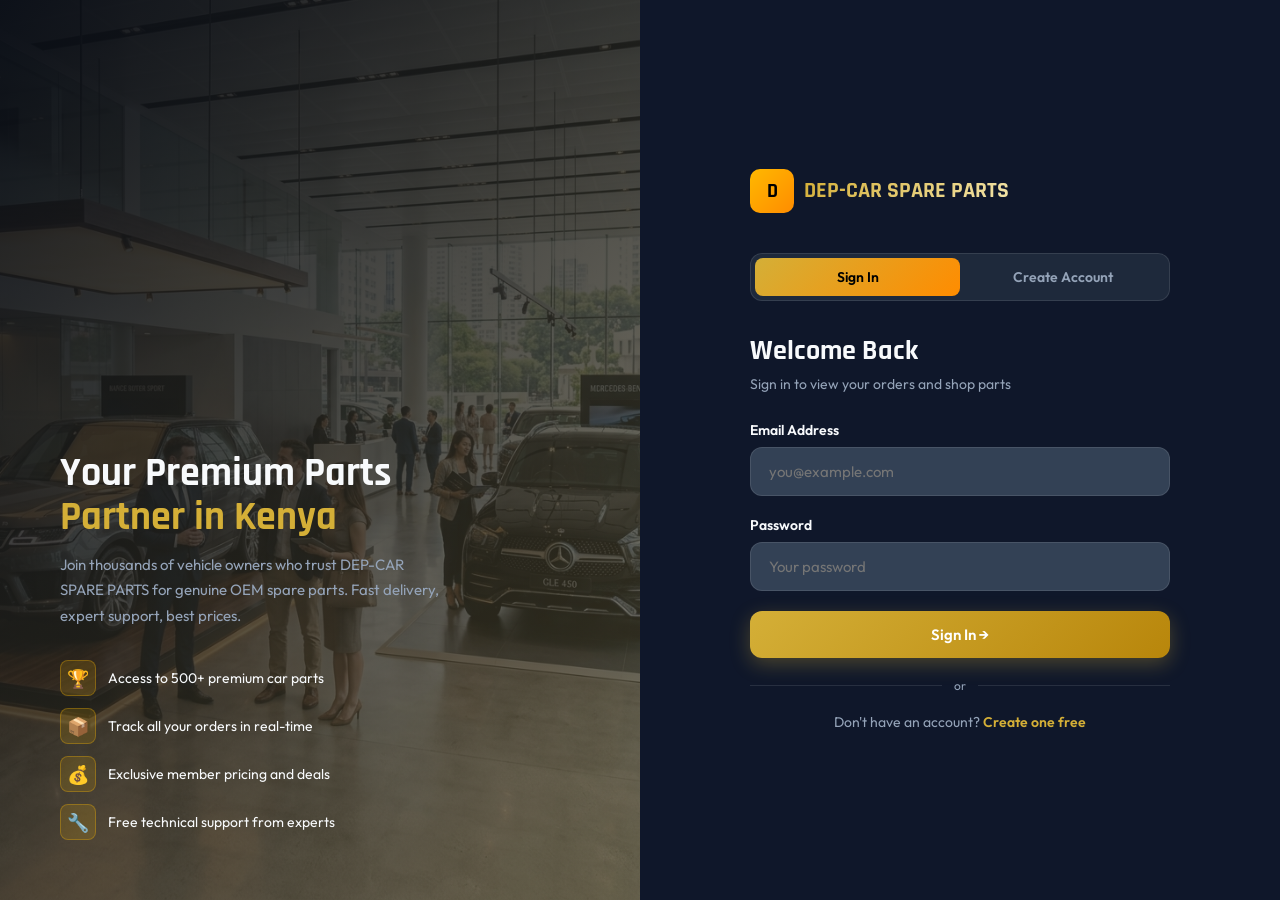
<file: auth.html>
<!DOCTYPE html>
<html lang="en">
<head>
<meta charset="UTF-8"/>
<meta name="viewport" content="width=device-width,initial-scale=1.0"/>
<title>Login / Register – DEP-CAR SPARE PARTS</title>
<link rel="stylesheet" href="css/style.css"/>
<link href="https://fonts.googleapis.com/css2?family=Outfit:wght@300;400;500;600;700;800;900&family=Rajdhani:wght@400;500;600;700&display=swap" rel="stylesheet"/>
<style>
.auth-page{min-height:100vh;display:grid;grid-template-columns:1fr 1fr;}
.auth-left{position:relative;overflow:hidden;background:var(--dark2);}
.auth-left img{width:100%;height:100%;object-fit:cover;opacity:.4;}
.auth-left-overlay{position:absolute;inset:0;background:linear-gradient(135deg,rgba(8,12,20,.9),rgba(255,184,0,.15));display:flex;flex-direction:column;justify-content:flex-end;padding:60px;}
.auth-left h2{font-family:'Rajdhani',sans-serif;font-size:40px;font-weight:700;margin-bottom:12px;line-height:1.1;}
.auth-left p{color:var(--muted);font-size:15px;line-height:1.7;max-width:380px;}
.auth-perks{margin-top:32px;display:flex;flex-direction:column;gap:12px;}
.auth-perk{display:flex;align-items:center;gap:12px;font-size:14px;color:var(--text);}
.auth-perk-icon{width:36px;height:36px;background:rgba(255,184,0,.15);border:1px solid rgba(255,184,0,.3);border-radius:8px;display:flex;align-items:center;justify-content:center;font-size:18px;flex-shrink:0;}
.auth-right{display:flex;align-items:center;justify-content:center;padding:80px 60px;background:var(--dark);}
.auth-box{width:100%;max-width:420px;}
.auth-logo{display:flex;align-items:center;gap:10px;margin-bottom:40px;text-decoration:none;}
.auth-logo-icon{width:44px;height:44px;background:linear-gradient(135deg,#FFB800,#FF8C00);border-radius:10px;display:flex;align-items:center;justify-content:center;font-weight:900;color:#000;font-size:20px;font-family:'Rajdhani',sans-serif;}
.auth-logo span{font-family:'Rajdhani',sans-serif;font-size:22px;font-weight:700;background:linear-gradient(135deg,var(--gold),var(--gold-light));-webkit-background-clip:text;-webkit-text-fill-color:transparent;}
.auth-tabs{display:flex;background:var(--card);border:1px solid var(--border);border-radius:12px;padding:4px;margin-bottom:32px;}
.auth-tab{flex:1;padding:10px;border:none;border-radius:8px;font-family:'Outfit',sans-serif;font-size:14px;font-weight:600;cursor:none;background:transparent;color:var(--muted);transition:all .3s;}
.auth-tab.active{background:linear-gradient(135deg,var(--gold),#FF8C00);color:#000;}
.name-row{display:grid;grid-template-columns:1fr 1fr;gap:12px;}
.divider{display:flex;align-items:center;gap:12px;margin:20px 0;}
.divider::before,.divider::after{content:'';flex:1;height:1px;background:var(--border);}
.divider span{font-size:12px;color:var(--muted);}
.strength-bar{height:4px;border-radius:2px;background:var(--dark3);margin-top:6px;overflow:hidden;}
.strength-fill{height:100%;border-radius:2px;transition:width .3s,background .3s;}
.strength-text{font-size:11px;margin-top:4px;}
@media(max-width:768px){.auth-page{grid-template-columns:1fr;}.auth-left{display:none;}.auth-right{padding:80px 24px;}}
</style>
</head>
<body>
<div id="pageTransition" class="page-transition"></div>

<div class="auth-page">
  <!-- LEFT PANEL -->
  <div class="auth-left">
    <img src="images/showroom_people.png" alt="DEP-TECH Showroom"/>
    <div class="auth-left-overlay">
      <h2>Your Premium Parts<br/><span style="color:var(--gold);">Partner in Kenya</span></h2>
      <p>Join thousands of vehicle owners who trust DEP-CAR SPARE PARTS for genuine OEM spare parts. Fast delivery, expert support, best prices.</p>
      <div class="auth-perks">
        <div class="auth-perk"><div class="auth-perk-icon">🏆</div><span>Access to 500+ premium car parts</span></div>
        <div class="auth-perk"><div class="auth-perk-icon">📦</div><span>Track all your orders in real-time</span></div>
        <div class="auth-perk"><div class="auth-perk-icon">💰</div><span>Exclusive member pricing and deals</span></div>
        <div class="auth-perk"><div class="auth-perk-icon">🔧</div><span>Free technical support from experts</span></div>
      </div>
    </div>
  </div>

  <!-- RIGHT PANEL -->
  <div class="auth-right">
    <div class="auth-box">
      <a href="index.html" class="auth-logo" onclick="event.preventDefault();navigate('index.html')">
        <div class="auth-logo-icon">D</div>
        <span>DEP-CAR SPARE PARTS</span>
      </a>

      <div class="auth-tabs">
        <button class="auth-tab active" id="tabLogin" onclick="switchTab('login')">Sign In</button>
        <button class="auth-tab" id="tabRegister" onclick="switchTab('register')">Create Account</button>
      </div>

      <!-- LOGIN FORM -->
      <div id="loginPanel">
        <h2 style="font-family:'Rajdhani',sans-serif;font-size:28px;margin-bottom:6px;">Welcome Back</h2>
        <p style="color:var(--muted);font-size:14px;margin-bottom:28px;">Sign in to view your orders and shop parts</p>
        <div id="loginError" style="display:none;background:rgba(255,59,59,.1);border:1px solid rgba(255,59,59,.3);border-radius:10px;padding:12px 16px;font-size:14px;color:#FF6B6B;margin-bottom:16px;"></div>
        <div class="form-group">
          <label class="form-label">Email Address</label>
          <input id="loginEmail" type="email" class="form-input" placeholder="you@example.com"/>
          <div class="form-error" id="loginEmailErr">Please enter a valid email</div>
        </div>
        <div class="form-group">
          <label class="form-label">Password</label>
          <input id="loginPass" type="password" class="form-input" placeholder="Your password"/>
          <div class="form-error" id="loginPassErr">Password is required</div>
        </div>
        <button class="btn btn-gold" style="width:100%;justify-content:center;padding:14px;" onclick="doLogin()">Sign In →</button>
        <div class="divider"><span>or</span></div>
        <p style="text-align:center;font-size:14px;color:var(--muted);">Don't have an account? <a href="#" onclick="switchTab('register')" style="color:var(--gold);text-decoration:none;font-weight:600;">Create one free</a></p>
      </div>

      <!-- REGISTER FORM -->
      <div id="registerPanel" style="display:none;">
        <h2 style="font-family:'Rajdhani',sans-serif;font-size:28px;margin-bottom:6px;">Create Account</h2>
        <p style="color:var(--muted);font-size:14px;margin-bottom:28px;">Join DEP-CAR SPARE PARTS and start shopping premium parts</p>
        <div id="regError" style="display:none;background:rgba(255,59,59,.1);border:1px solid rgba(255,59,59,.3);border-radius:10px;padding:12px 16px;font-size:14px;color:#FF6B6B;margin-bottom:16px;"></div>
        <div class="name-row">
          <div class="form-group">
            <label class="form-label">First Name</label>
            <input id="regFirst" type="text" class="form-input" placeholder="John"/>
            <div class="form-error" id="regFirstErr">Enter your first name</div>
          </div>
          <div class="form-group">
            <label class="form-label">Last Name</label>
            <input id="regLast" type="text" class="form-input" placeholder="Doe"/>
            <div class="form-error" id="regLastErr">Enter your last name</div>
          </div>
        </div>
        <div class="form-group">
          <label class="form-label">Email Address</label>
          <input id="regEmail" type="email" class="form-input" placeholder="you@example.com"/>
          <div class="form-error" id="regEmailErr">Enter a valid email address</div>
        </div>
        <div class="form-group">
          <label class="form-label">Password</label>
          <input id="regPass" type="password" class="form-input" placeholder="Min. 6 characters" oninput="checkStrength(this.value)"/>
          <div class="strength-bar"><div class="strength-fill" id="strengthFill" style="width:0%;background:var(--red);"></div></div>
          <div class="strength-text" id="strengthText" style="color:var(--muted);"></div>
          <div class="form-error" id="regPassErr">Password must be at least 6 characters</div>
        </div>
        <div class="form-group">
          <label class="form-label">Confirm Password</label>
          <input id="regPass2" type="password" class="form-input" placeholder="Repeat password"/>
          <div class="form-error" id="regPass2Err">Passwords do not match</div>
        </div>
        <button class="btn btn-gold" style="width:100%;justify-content:center;padding:14px;" onclick="doRegister()">Create Account →</button>
        <div class="divider"><span>or</span></div>
        <p style="text-align:center;font-size:14px;color:var(--muted);">Already have an account? <a href="#" onclick="switchTab('login')" style="color:var(--gold);text-decoration:none;font-weight:600;">Sign in</a></p>
      </div>
    </div>
  </div>
</div>

<script src="js/data.js"></script>
<script src="js/app.js"></script>
<script>
// If already logged in, redirect
if (getCurrentUser()) navigate('index.html');

// Check URL hash for register
if (window.location.hash === '#register') switchTab('register');

function switchTab(tab) {
  const isLogin = tab === 'login';
  document.getElementById('loginPanel').style.display = isLogin ? 'block' : 'none';
  document.getElementById('registerPanel').style.display = isLogin ? 'none' : 'block';
  document.getElementById('tabLogin').classList.toggle('active', isLogin);
  document.getElementById('tabRegister').classList.toggle('active', !isLogin);
}

function showErr(id, msg) {
  const el = document.getElementById(id);
  el.textContent = msg; el.classList.add('show');
}
function clearErr(id) { document.getElementById(id).classList.remove('show'); }

function validateEmail(e) { return /^[^\s@]+@[^\s@]+\.[^\s@]+$/.test(e); }

function doLogin() {
  const email = document.getElementById('loginEmail').value.trim();
  const pass = document.getElementById('loginPass').value;
  let ok = true;
  clearErr('loginEmailErr'); clearErr('loginPassErr');
  document.getElementById('loginError').style.display = 'none';
  if (!validateEmail(email)) { showErr('loginEmailErr','Please enter a valid email'); ok = false; }
  if (!pass) { showErr('loginPassErr','Password is required'); ok = false; }
  if (!ok) return;
  const result = login(email, pass);
  if (!result.ok) {
    const errEl = document.getElementById('loginError');
    errEl.textContent = result.msg; errEl.style.display = 'block';
  } else {
    showToast('Welcome back! Redirecting...', 'success');
    setTimeout(() => navigate('index.html'), 1000);
  }
}

function doRegister() {
  const first = document.getElementById('regFirst').value.trim();
  const last = document.getElementById('regLast').value.trim();
  const email = document.getElementById('regEmail').value.trim();
  const pass = document.getElementById('regPass').value;
  const pass2 = document.getElementById('regPass2').value;
  let ok = true;
  ['regFirstErr','regLastErr','regEmailErr','regPassErr','regPass2Err'].forEach(clearErr);
  document.getElementById('regError').style.display = 'none';
  if (!first || first.length < 2) { showErr('regFirstErr','First name must be at least 2 characters'); ok = false; }
  if (!last || last.length < 2) { showErr('regLastErr','Last name must be at least 2 characters'); ok = false; }
  if (!validateEmail(email)) { showErr('regEmailErr','Enter a valid email address'); ok = false; }
  if (pass.length < 6) { showErr('regPassErr','Password must be at least 6 characters'); ok = false; }
  if (pass !== pass2) { showErr('regPass2Err','Passwords do not match'); ok = false; }
  if (!ok) return;
  const result = register(first, last, email, pass);
  if (!result.ok) {
    const errEl = document.getElementById('regError');
    errEl.textContent = result.msg; errEl.style.display = 'block';
  } else {
    showToast('Account created! Welcome to DEP-CAR SPARE PARTS!', 'success');
    setTimeout(() => navigate('index.html'), 1200);
  }
}

function checkStrength(val) {
  const fill = document.getElementById('strengthFill');
  const text = document.getElementById('strengthText');
  let score = 0;
  if (val.length >= 6) score++;
  if (val.length >= 10) score++;
  if (/[A-Z]/.test(val)) score++;
  if (/[0-9]/.test(val)) score++;
  if (/[^A-Za-z0-9]/.test(val)) score++;
  const pct = (score / 5) * 100;
  const colors = ['#FF3B3B','#FF8C00','#FFB800','#8BC34A','#00C853'];
  const labels = ['Very Weak','Weak','Fair','Strong','Very Strong'];
  fill.style.width = pct + '%';
  fill.style.background = colors[score - 1] || '#FF3B3B';
  text.textContent = val ? labels[score - 1] || '' : '';
  text.style.color = colors[score - 1] || 'var(--muted)';
}
</script>
</body>
</html>
</file>
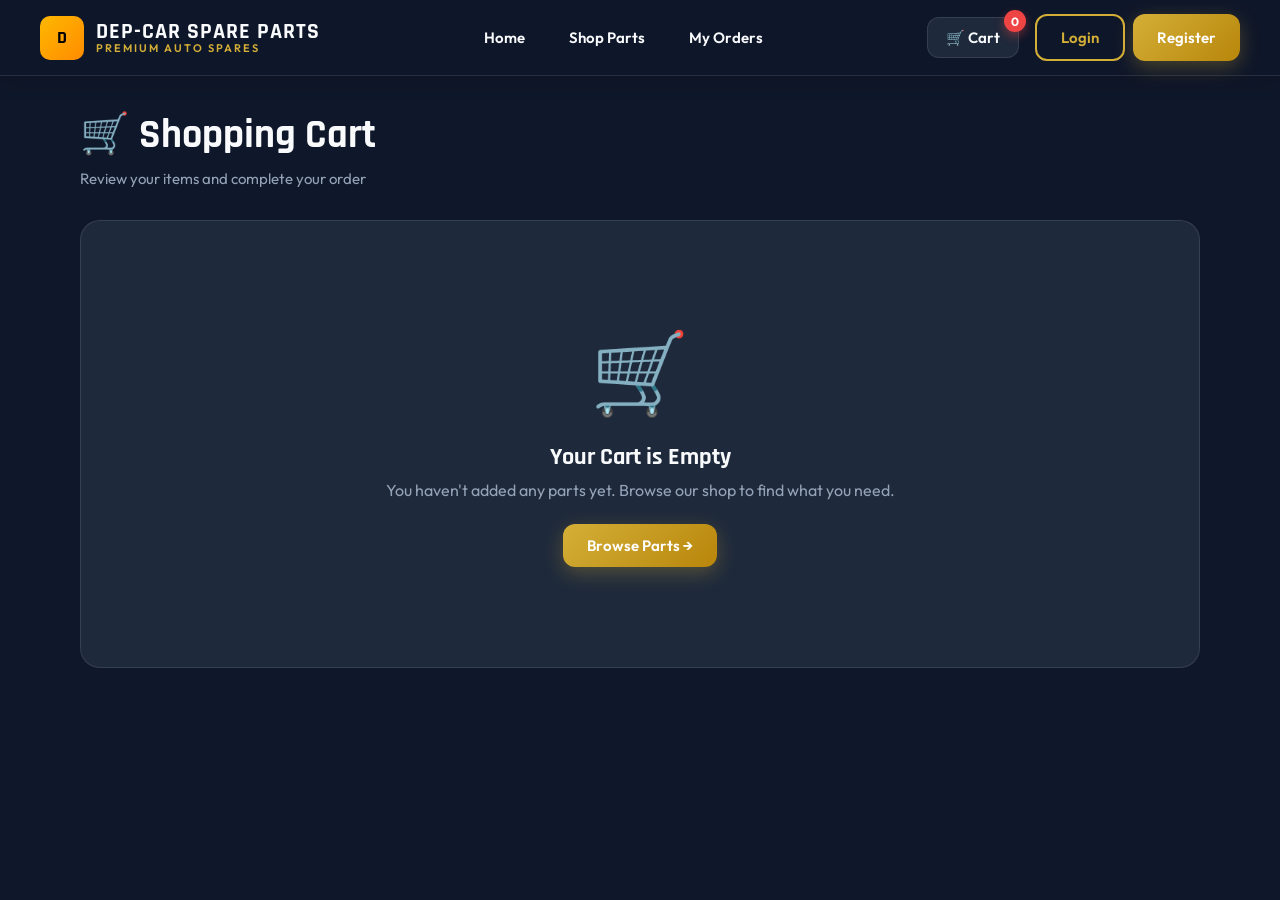
<file: cart.html>
<!DOCTYPE html>
<html lang="en">
<head>
<meta charset="UTF-8"/>
<meta name="viewport" content="width=device-width,initial-scale=1.0"/>
<title>Cart & Checkout – DEP-CAR SPARE PARTS</title>
<link rel="stylesheet" href="css/style.css"/>
<link href="https://fonts.googleapis.com/css2?family=Outfit:wght@300;400;500;600;700;800;900&family=Rajdhani:wght@400;500;600;700&display=swap" rel="stylesheet"/>
<style>
.cart-page{padding:110px 80px 80px;min-height:100vh;}
.cart-layout{display:grid;grid-template-columns:1fr 360px;gap:32px;align-items:start;}
.page-title{font-family:'Rajdhani',sans-serif;font-size:40px;font-weight:700;margin-bottom:8px;}
.page-subtitle{color:var(--muted);font-size:15px;margin-bottom:32px;}
.empty-cart{text-align:center;padding:100px 20px;background:var(--card);border:1px solid var(--border);border-radius:20px;}
.empty-cart .icon{font-size:80px;margin-bottom:20px;}
.empty-cart h3{font-size:24px;font-family:'Rajdhani',sans-serif;margin-bottom:8px;}
.empty-cart p{color:var(--muted);margin-bottom:24px;}
.checkout-section{margin-top:24px;padding-top:24px;border-top:1px solid var(--border);}
.checkout-section h3{font-family:'Rajdhani',sans-serif;font-size:20px;margin-bottom:20px;}
.promo-row{display:flex;gap:8px;}
.promo-row input{flex:1;}
.promo-row button{white-space:nowrap;}
.success-overlay{position:fixed;inset:0;z-index:9999;background:rgba(0,0,0,.9);display:flex;align-items:center;justify-content:center;opacity:0;pointer-events:none;transition:opacity .3s;}
.success-overlay.show{opacity:1;pointer-events:all;}
.success-box{background:var(--card);border:1px solid rgba(0,200,83,.4);border-radius:24px;padding:50px;text-align:center;max-width:480px;width:90%;transform:scale(.9);transition:transform .4s cubic-bezier(.175,.885,.32,1.275);}
.success-overlay.show .success-box{transform:scale(1);}
.success-icon{font-size:72px;margin-bottom:20px;display:block;animation:popIn .6s .3s both;}
@keyframes popIn{from{transform:scale(0)rotate(-30deg);}to{transform:scale(1)rotate(0deg);}}
.success-box h2{font-family:'Rajdhani',sans-serif;font-size:36px;color:var(--green);margin-bottom:8px;}
.success-box p{color:var(--muted);margin-bottom:24px;line-height:1.7;}
.order-id-badge{background:rgba(0,200,83,.1);border:1px solid rgba(0,200,83,.3);border-radius:10px;padding:12px 20px;font-family:'Rajdhani',sans-serif;font-size:20px;color:var(--green);margin-bottom:24px;display:inline-block;}
@media(max-width:1024px){.cart-layout{grid-template-columns:1fr;}.cart-page{padding:100px 30px 60px;}}
@media(max-width:600px){.cart-page{padding:100px 16px 60px;}}
</style>
</head>
<body>
<div id="pageTransition" class="page-transition"></div>

<!-- SUCCESS OVERLAY -->
<div class="success-overlay" id="successOverlay">
  <div class="success-box">
    <span class="success-icon">✅</span>
    <h2>Order Placed!</h2>
    <p>Thank you for your order. Our team will contact you shortly to confirm delivery details.</p>
    <div class="order-id-badge" id="successOrderId">DEP-XXXXXXXX</div>
    <div style="display:flex;gap:12px;justify-content:center;flex-wrap:wrap;">
      <a href="orders.html" class="btn btn-gold" onclick="event.preventDefault();navigate('orders.html')">View My Orders</a>
      <a href="shop.html" class="btn btn-outline" onclick="event.preventDefault();navigate('shop.html')">Continue Shopping</a>
    </div>
  </div>
</div>

<!-- NAVBAR -->
<nav class="navbar">
  <a href="index.html" class="nav-logo" onclick="event.preventDefault();navigate('index.html')">
    <div style="width:44px;height:44px;background:linear-gradient(135deg,#FFB800,#FF8C00);border-radius:10px;display:flex;align-items:center;justify-content:center;font-weight:900;color:#000;font-size:18px;font-family:'Rajdhani',sans-serif;">D</div>
    <div class="nav-logo-text"><span>DEP-CAR SPARE PARTS</span><span>Premium Auto Spares</span></div>
  </a>
  <div class="nav-links">
    <a href="index.html" onclick="event.preventDefault();navigate('index.html')">Home</a>
    <a href="shop.html" onclick="event.preventDefault();navigate('shop.html')">Shop Parts</a>
    <a href="orders.html" onclick="event.preventDefault();navigate('orders.html')">My Orders</a>
  </div>
  <div class="nav-actions">
    <a href="cart.html" class="cart-btn active" onclick="event.preventDefault();">🛒 Cart <span class="cart-count">0</span></a>
    <div id="authBtns" style="display:flex;gap:8px;">
      <a href="auth.html" class="btn btn-outline" onclick="event.preventDefault();navigate('auth.html')">Login</a>
      <a href="auth.html" class="btn btn-gold" onclick="event.preventDefault();navigate('auth.html')">Register</a>
    </div>
    <div id="userMenu" style="display:none;align-items:center;gap:12px;">
      <span id="userGreet" style="font-size:14px;color:var(--muted);"></span>
      <button class="btn btn-outline" onclick="logout()" style="font-size:13px;padding:8px 16px;">Logout</button>
    </div>
  </div>
</nav>

<div class="cart-page">
  <h1 class="page-title">🛒 Shopping Cart</h1>
  <p class="page-subtitle">Review your items and complete your order</p>

  <div id="cartContent"></div>
</div>

<script src="js/data.js"></script>
<script src="js/app.js"></script>
<script>
function renderCart() {
  const cart = getCart();
  const cu = getCurrentUser();
  const el = document.getElementById('cartContent');

  if (!cart.length) {
    el.innerHTML = `<div class="empty-cart">
      <div class="icon">🛒</div>
      <h3>Your Cart is Empty</h3>
      <p>You haven't added any parts yet. Browse our shop to find what you need.</p>
      <a href="shop.html" class="btn btn-gold" onclick="event.preventDefault();navigate('shop.html')">Browse Parts →</a>
    </div>`;
    return;
  }

  const total = getCartTotal();
  const delivery = total > 50000 ? 0 : 3500;
  const grandTotal = total + delivery;

  el.innerHTML = `
  <div class="cart-layout">
    <div>
      <div id="cartItems"></div>
      <div style="display:flex;justify-content:space-between;margin-top:20px;">
        <a href="shop.html" class="btn btn-dark" onclick="event.preventDefault();navigate('shop.html')">← Continue Shopping</a>
        <button class="btn btn-outline" onclick="clearCartConfirm()" style="color:var(--red);border-color:var(--red);">🗑 Clear Cart</button>
      </div>
    </div>
    <div>
      <div class="order-summary">
        <h3>Order Summary</h3>
        <div class="summary-row"><span>Subtotal (${cart.reduce((s,i)=>s+i.qty,0)} items)</span><span>${formatKES(total)}</span></div>
        <div class="summary-row"><span>Delivery</span><span style="color:${delivery===0?'var(--green)':'var(--text)'}">${delivery===0?'FREE ✅':formatKES(delivery)}</span></div>
        ${delivery>0?'<div style="font-size:12px;color:var(--muted);margin-bottom:12px;">Add KSh '+formatKES(50000-total)+' more for FREE delivery</div>':''}
        <div class="summary-row total"><span>Total</span><span>${formatKES(grandTotal)}</span></div>

        <div class="checkout-section">
          <h3>Delivery Details</h3>
          ${!cu ? `<div style="background:rgba(255,184,0,.1);border:1px solid rgba(255,184,0,.3);border-radius:10px;padding:16px;font-size:14px;margin-bottom:16px;">
            <strong style="color:var(--gold);">⚠️ Login Required</strong><br/>
            <span style="color:var(--muted);">Please login to complete your order.</span><br/>
            <a href="auth.html" class="btn btn-gold" style="margin-top:12px;font-size:13px;" onclick="event.preventDefault();navigate('auth.html')">Login / Register</a>
          </div>` : ''}
          <div class="form-group">
            <label class="form-label">📍 Delivery Location</label>
            <input id="checkoutLocation" class="form-input" type="text" placeholder="e.g. Westlands, Nairobi" value="${cu?.location||''}"/>
          </div>
          <div class="form-group">
            <label class="form-label">📞 Phone Number</label>
            <input id="checkoutPhone" class="form-input" type="tel" placeholder="e.g. +254 700 000 000" value="${cu?.phone||''}"/>
          </div>
          <div class="form-group">
            <label class="form-label">📝 Special Instructions (Optional)</label>
            <input id="checkoutNotes" class="form-input" type="text" placeholder="e.g. Call before delivery"/>
          </div>
          <button class="btn btn-gold" style="width:100%;justify-content:center;padding:16px;font-size:16px;margin-top:8px;" onclick="doCheckout()">
            ✅ Place Order – ${formatKES(grandTotal)}
          </button>
          <p style="text-align:center;font-size:12px;color:var(--muted);margin-top:12px;">🔒 Secure checkout · M-Pesa & Bank Transfer accepted</p>
        </div>
      </div>
    </div>
  </div>`;

  // Render cart items
  document.getElementById('cartItems').innerHTML = cart.map(item => `
    <div class="cart-item" id="cartItem_${item.id}">
      <img class="cart-item-img" src="${item.img}" alt="${item.name}" onerror="this.src='https://images.unsplash.com/photo-1486262715619-67b85e0b08d3?w=200&q=80'"/>
      <div class="cart-item-info">
        <div class="cart-item-name">${item.name}</div>
        <div class="cart-item-car">${item.carName} · ${item.category}</div>
        <div class="cart-item-price" style="margin-top:6px;">${formatKES(item.price * item.qty)}</div>
        <div style="font-size:12px;color:var(--muted);">${formatKES(item.price)} each</div>
      </div>
      <div style="display:flex;flex-direction:column;align-items:flex-end;gap:12px;">
        <div class="qty-control">
          <button class="qty-btn" onclick="changeQty(${item.id},-1)">−</button>
          <span class="qty-num">${item.qty}</span>
          <button class="qty-btn" onclick="changeQty(${item.id},1)">+</button>
        </div>
        <button class="remove-btn" onclick="removeItem(${item.id})" title="Remove">🗑</button>
      </div>
    </div>`).join('');
}

function changeQty(id, delta) { updateQty(id, delta); renderCart(); }
function removeItem(id) { removeFromCart(id); renderCart(); showToast('Item removed from cart', 'info'); }
function clearCartConfirm() {
  if (confirm('Remove all items from cart?')) { saveCart([]); renderCart(); }
}

function doCheckout() {
  const cu = getCurrentUser();
  if (!cu) { showToast('Please login to place an order', 'error'); setTimeout(()=>navigate('auth.html'),1200); return; }
  const location = document.getElementById('checkoutLocation').value.trim();
  const phone = document.getElementById('checkoutPhone').value.trim();
  if (!location) { showToast('Please enter your delivery location', 'error'); return; }
  if (!phone) { showToast('Please enter your phone number', 'error'); return; }
  // Save profile updates
  updateProfile({ location, phone });
  const order = placeOrder(location, phone);
  if (order) {
    document.getElementById('successOrderId').textContent = order.id;
    document.getElementById('successOverlay').classList.add('show');
  }
}

renderCart();
</script>
</body>
</html>
</file>
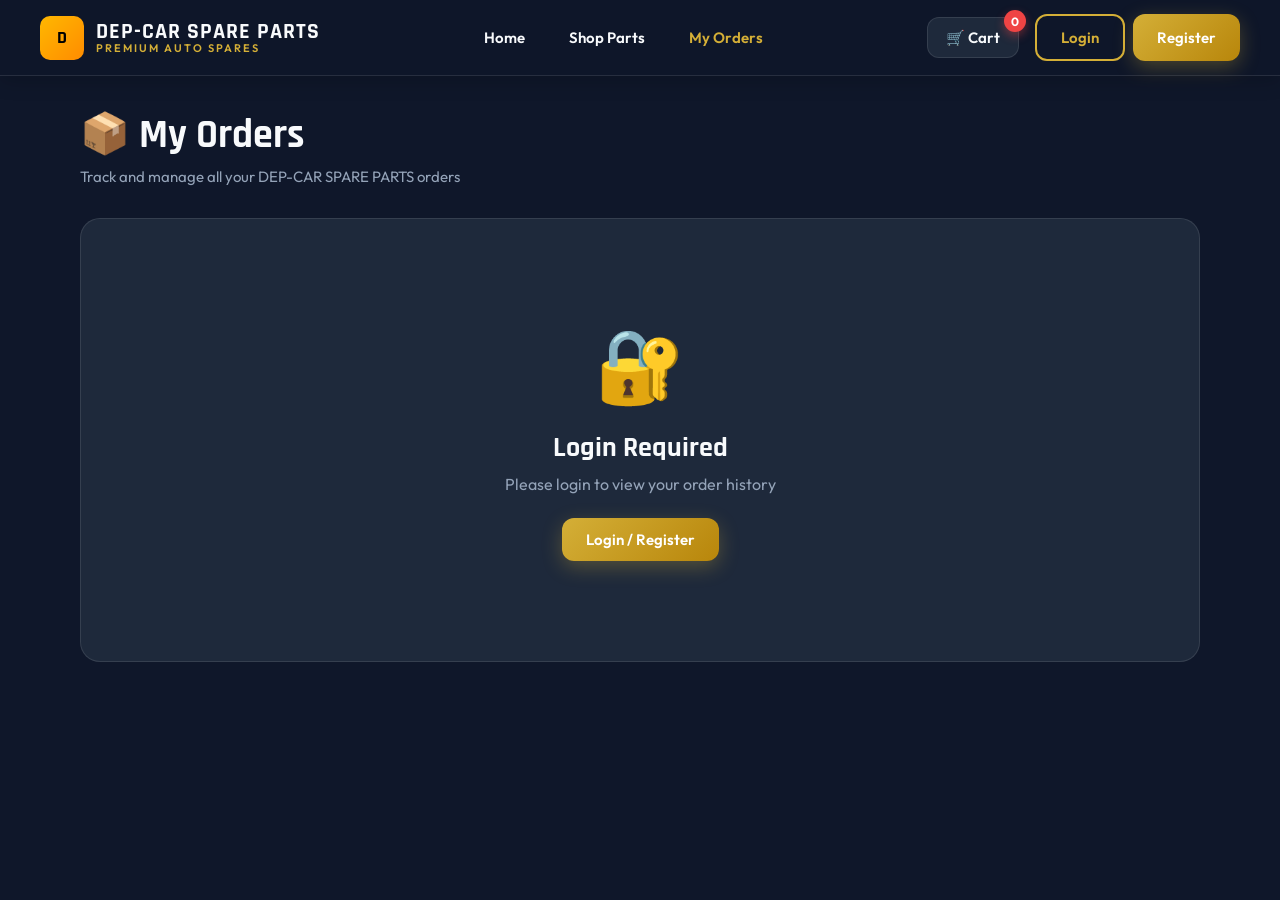
<file: orders.html>
<!DOCTYPE html>
<html lang="en">
<head>
<meta charset="UTF-8"/>
<meta name="viewport" content="width=device-width,initial-scale=1.0"/>
<title>My Orders – DEP-CAR SPARE PARTS</title>
<link rel="stylesheet" href="css/style.css"/>
<link href="https://fonts.googleapis.com/css2?family=Outfit:wght@300;400;500;600;700;800;900&family=Rajdhani:wght@400;500;600;700&display=swap" rel="stylesheet"/>
<style>
.orders-page{padding:110px 80px 80px;min-height:100vh;}
.orders-layout{display:grid;grid-template-columns:1fr 300px;gap:32px;align-items:start;}
.page-title{font-family:'Rajdhani',sans-serif;font-size:40px;font-weight:700;margin-bottom:6px;}
.page-subtitle{color:var(--muted);font-size:15px;margin-bottom:32px;}
.empty-orders{text-align:center;padding:100px 20px;background:var(--card);border:1px solid var(--border);border-radius:20px;}
.empty-orders .icon{font-size:72px;margin-bottom:20px;}
.order-item-row{display:flex;align-items:center;gap:12px;padding:10px 0;border-bottom:1px solid var(--border);}
.order-item-row:last-child{border-bottom:none;}
.order-item-img{width:56px;height:56px;border-radius:8px;object-fit:cover;flex-shrink:0;}
.order-item-info{flex:1;}
.order-item-name{font-size:14px;font-weight:600;margin-bottom:2px;}
.order-item-meta{font-size:12px;color:var(--muted);}
.order-item-price{font-family:'Rajdhani',sans-serif;font-size:16px;color:var(--gold);font-weight:700;white-space:nowrap;}
.order-expand{display:none;}
.order-expand.open{display:block;animation:fadeInUp .3s ease;}
.expand-btn{background:none;border:1px solid var(--border);color:var(--muted);border-radius:8px;padding:6px 14px;font-size:13px;cursor:none;transition:all .3s;font-family:'Outfit',sans-serif;}
.expand-btn:hover{border-color:var(--gold);color:var(--gold);}
.profile-card{background:var(--card);border:1px solid var(--border);border-radius:20px;padding:28px;position:sticky;top:90px;}
.profile-avatar{width:72px;height:72px;border-radius:50%;background:linear-gradient(135deg,var(--gold),#FF8C00);display:flex;align-items:center;justify-content:center;font-size:28px;font-weight:800;color:#000;font-family:'Rajdhani',sans-serif;margin-bottom:16px;}
.profile-name{font-family:'Rajdhani',sans-serif;font-size:22px;font-weight:700;margin-bottom:4px;}
.profile-email{font-size:13px;color:var(--muted);margin-bottom:20px;}
.profile-field{margin-bottom:14px;}
.profile-field label{font-size:12px;color:var(--muted);display:block;margin-bottom:4px;}
.stats-row{display:grid;grid-template-columns:1fr 1fr;gap:12px;margin-bottom:20px;}
.stat-mini{background:var(--dark3);border-radius:10px;padding:12px;text-align:center;}
.stat-mini-num{font-family:'Rajdhani',sans-serif;font-size:24px;color:var(--gold);font-weight:700;}
.stat-mini-label{font-size:11px;color:var(--muted);}
.download-btn{background:linear-gradient(135deg,var(--blue),var(--blue2));color:#fff;border:none;border-radius:10px;padding:10px 18px;font-family:'Outfit',sans-serif;font-size:13px;font-weight:600;cursor:none;display:flex;align-items:center;gap:8px;transition:all .3s;width:100%;justify-content:center;}
.download-btn:hover{transform:translateY(-2px);box-shadow:0 8px 24px rgba(10,132,255,.4);}
.order-timeline{display:flex;gap:0;margin:16px 0;}
.tl-step{flex:1;text-align:center;position:relative;}
.tl-step::before{content:'';position:absolute;top:12px;left:50%;right:-50%;height:2px;background:var(--border);}
.tl-step:last-child::before{display:none;}
.tl-dot{width:24px;height:24px;border-radius:50%;border:2px solid var(--border);background:var(--dark3);display:flex;align-items:center;justify-content:center;font-size:10px;margin:0 auto 6px;position:relative;z-index:1;}
.tl-dot.done{background:var(--green);border-color:var(--green);color:#fff;}
.tl-dot.active{background:var(--gold);border-color:var(--gold);color:#000;}
.tl-label{font-size:10px;color:var(--muted);}
@media(max-width:1024px){.orders-layout{grid-template-columns:1fr;}.orders-page{padding:100px 30px 60px;}.profile-card{position:static;}}
@media(max-width:600px){.orders-page{padding:100px 16px 60px;}}
</style>
</head>
<body>
<div id="pageTransition" class="page-transition"></div>

<!-- NAVBAR -->
<nav class="navbar">
  <a href="index.html" class="nav-logo" onclick="event.preventDefault();navigate('index.html')">
    <div style="width:44px;height:44px;background:linear-gradient(135deg,#FFB800,#FF8C00);border-radius:10px;display:flex;align-items:center;justify-content:center;font-weight:900;color:#000;font-size:18px;font-family:'Rajdhani',sans-serif;">D</div>
    <div class="nav-logo-text"><span>DEP-CAR SPARE PARTS</span><span>Premium Auto Spares</span></div>
  </a>
  <div class="nav-links">
    <a href="index.html" onclick="event.preventDefault();navigate('index.html')">Home</a>
    <a href="shop.html" onclick="event.preventDefault();navigate('shop.html')">Shop Parts</a>
    <a href="orders.html" class="active">My Orders</a>
  </div>
  <div class="nav-actions">
    <a href="cart.html" class="cart-btn" onclick="event.preventDefault();navigate('cart.html')">🛒 Cart <span class="cart-count">0</span></a>
    <div id="authBtns" style="display:flex;gap:8px;">
      <a href="auth.html" class="btn btn-outline" onclick="event.preventDefault();navigate('auth.html')">Login</a>
      <a href="auth.html" class="btn btn-gold" onclick="event.preventDefault();navigate('auth.html')">Register</a>
    </div>
    <div id="userMenu" style="display:none;align-items:center;gap:12px;">
      <span id="userGreet" style="font-size:14px;color:var(--muted);"></span>
      <button class="btn btn-outline" onclick="logout()" style="font-size:13px;padding:8px 16px;">Logout</button>
    </div>
  </div>
</nav>

<div class="orders-page">
  <h1 class="page-title">📦 My Orders</h1>
  <p class="page-subtitle">Track and manage all your DEP-CAR SPARE PARTS orders</p>
  <div id="ordersContent"></div>
</div>

<script src="js/data.js"></script>
<script src="js/app.js"></script>
<script>
function renderOrders() {
  const cu = getCurrentUser();
  const el = document.getElementById('ordersContent');

  if (!cu) {
    el.innerHTML = `<div class="empty-orders">
      <div class="icon">🔐</div>
      <h3 style="font-family:'Rajdhani',sans-serif;font-size:28px;margin-bottom:8px;">Login Required</h3>
      <p style="color:var(--muted);margin-bottom:24px;">Please login to view your order history</p>
      <a href="auth.html" class="btn btn-gold" onclick="event.preventDefault();navigate('auth.html')">Login / Register</a>
    </div>`;
    return;
  }

  const orders = getUserOrders();
  const totalSpent = orders.reduce((s,o)=>s+o.total,0);

  // Profile sidebar
  const initials = cu.firstName[0] + cu.lastName[0];
  const profileHTML = `
    <div class="profile-card">
      <div class="profile-avatar">${initials}</div>
      <div class="profile-name">${cu.firstName} ${cu.lastName}</div>
      <div class="profile-email">${cu.email}</div>
      <div class="stats-row">
        <div class="stat-mini"><div class="stat-mini-num">${orders.length}</div><div class="stat-mini-label">Orders</div></div>
        <div class="stat-mini"><div class="stat-mini-num">${orders.reduce((s,o)=>s+o.items.reduce((a,i)=>a+i.qty,0),0)}</div><div class="stat-mini-label">Parts Bought</div></div>
      </div>
      <div style="font-size:13px;color:var(--muted);margin-bottom:16px;">Total Spent: <span style="color:var(--gold);font-weight:700;">${formatKES(totalSpent)}</span></div>
      <hr style="border-color:var(--border);margin-bottom:20px;"/>
      <h4 style="font-size:14px;font-weight:700;margin-bottom:14px;color:var(--gold);">UPDATE PROFILE</h4>
      <div class="profile-field">
        <label>📍 Location</label>
        <input id="profileLocation" class="form-input" type="text" placeholder="Your location" value="${cu.location||''}"/>
      </div>
      <div class="profile-field">
        <label>📞 Phone</label>
        <input id="profilePhone" class="form-input" type="tel" placeholder="+254..." value="${cu.phone||''}"/>
      </div>
      <button class="btn btn-gold" style="width:100%;justify-content:center;margin-bottom:12px;" onclick="saveProfile()">💾 Save Profile</button>
      <button class="download-btn" onclick="downloadAllOrders()">⬇️ Download All Orders (PDF)</button>
    </div>`;

  if (!orders.length) {
    el.innerHTML = `<div class="orders-layout">
      <div class="empty-orders">
        <div class="icon">📦</div>
        <h3 style="font-family:'Rajdhani',sans-serif;font-size:28px;margin-bottom:8px;">No Orders Yet</h3>
        <p style="color:var(--muted);margin-bottom:24px;">You haven't placed any orders yet. Start shopping!</p>
        <a href="shop.html" class="btn btn-gold" onclick="event.preventDefault();navigate('shop.html')">Browse Parts →</a>
      </div>
      ${profileHTML}
    </div>`;
    return;
  }

  const ordersHTML = orders.map((o,idx) => {
    const statuses = ['Processing','Confirmed','Shipped','Delivered'];
    const statusIdx = statuses.indexOf(o.status);
    const tlHTML = statuses.map((s,i)=>`
      <div class="tl-step">
        <div class="tl-dot ${i<statusIdx?'done':i===statusIdx?'active':''}">${i<statusIdx?'✓':i+1}</div>
        <div class="tl-label">${s}</div>
      </div>`).join('');

    return `
    <div class="order-card">
      <div class="order-header">
        <div>
          <div class="order-id">${o.id}</div>
          <div class="order-date">${new Date(o.date).toLocaleDateString('en-KE',{year:'numeric',month:'long',day:'numeric'})}</div>
        </div>
        <div style="display:flex;align-items:center;gap:12px;">
          <span class="order-status status-processing">${o.status}</span>
          <button class="expand-btn" onclick="toggleOrder('exp_${idx}',this)"">View Items ▼</button>
          <button class="download-btn" style="width:auto;padding:8px 14px;" onclick="downloadOrder('${o.id}')">⬇️ Download</button>
        </div>
      </div>

      <!-- TIMELINE -->
      <div class="order-timeline">${tlHTML}</div>

      <!-- SUMMARY -->
      <div style="display:grid;grid-template-columns:repeat(3,1fr);gap:16px;margin-bottom:16px;">
        <div style="background:var(--dark3);border-radius:10px;padding:12px;">
          <div style="font-size:11px;color:var(--muted);margin-bottom:4px;">TOTAL</div>
          <div style="font-family:'Rajdhani',sans-serif;font-size:20px;color:var(--gold);">${formatKES(o.total)}</div>
        </div>
        <div style="background:var(--dark3);border-radius:10px;padding:12px;">
          <div style="font-size:11px;color:var(--muted);margin-bottom:4px;">LOCATION</div>
          <div style="font-size:13px;font-weight:600;">📍 ${o.location||'—'}</div>
        </div>
        <div style="background:var(--dark3);border-radius:10px;padding:12px;">
          <div style="font-size:11px;color:var(--muted);margin-bottom:4px;">PHONE</div>
          <div style="font-size:13px;font-weight:600;">📞 ${o.phone||'—'}</div>
        </div>
      </div>

      <!-- EXPANDABLE ITEMS -->
      <div class="order-expand" id="exp_${idx}">
        <div style="background:var(--dark3);border-radius:12px;padding:16px;margin-top:8px;">
          <div style="font-size:13px;font-weight:700;color:var(--gold);margin-bottom:12px;">ORDER ITEMS (${o.items.length})</div>
          ${o.items.map(item=>`
            <div class="order-item-row">
              <img class="order-item-img" src="${item.img}" alt="${item.name}" onerror="this.src='https://images.unsplash.com/photo-1486262715619-67b85e0b08d3?w=100&q=80'"/>
              <div class="order-item-info">
                <div class="order-item-name">${item.name}</div>
                <div class="order-item-meta">${item.carName} · ${item.category} · Qty: ${item.qty}</div>
              </div>
              <div class="order-item-price">${formatKES(item.price*item.qty)}</div>
            </div>`).join('')}
          <div style="text-align:right;padding-top:12px;border-top:1px solid var(--border);margin-top:4px;">
            <span style="font-family:'Rajdhani',sans-serif;font-size:20px;color:var(--gold);">Total: ${formatKES(o.total)}</span>
          </div>
        </div>
      </div>
    </div>`;
  }).join('');

  el.innerHTML = `<div class="orders-layout"><div>${ordersHTML}</div>${profileHTML}</div>`;
}

function toggleOrder(id, btn) {
  const el = document.getElementById(id);
  el.classList.toggle('open');
  btn.textContent = el.classList.contains('open') ? 'Hide Items ▲' : 'View Items ▼';
}

function saveProfile() {
  const location = document.getElementById('profileLocation').value.trim();
  const phone = document.getElementById('profilePhone').value.trim();
  updateProfile({ location, phone });
  showToast('Profile updated successfully!', 'success');
}

function downloadOrder(orderId) {
  const orders = getOrders();
  const o = orders.find(ord=>ord.id===orderId);
  if (!o) return;
  generateOrderPDF([o], `DEP-TECH_Order_${orderId}.txt`);
}

function downloadAllOrders() {
  const orders = getUserOrders();
  if (!orders.length) { showToast('No orders to download', 'error'); return; }
  generateOrderPDF(orders, 'DEP-TECH_All_Orders.txt');
}

function generateOrderPDF(orders, filename) {
  let content = '==============================================\n';
  content += '       DEP-CAR SPARE PARTS\n';
  content += '       Industrial Area, Nairobi, Kenya\n';
  content += '       Tel: +254 700 000 000\n';
  content += '       info@depcar.co.ke\n';
  content += '==============================================\n\n';

  const cu = getCurrentUser();
  if (cu) {
    content += `Customer: ${cu.firstName} ${cu.lastName}\n`;
    content += `Email: ${cu.email}\n`;
    content += `Downloaded: ${new Date().toLocaleString('en-KE')}\n\n`;
  }

  orders.forEach((o,i) => {
    content += `----------------------------------------------\n`;
    content += `ORDER #${i+1}: ${o.id}\n`;
    content += `Date: ${new Date(o.date).toLocaleDateString('en-KE',{year:'numeric',month:'long',day:'numeric'})}\n`;
    content += `Status: ${o.status}\n`;
    content += `Delivery To: ${o.location||'N/A'}\n`;
    content += `Phone: ${o.phone||'N/A'}\n`;
    content += `----------------------------------------------\n`;
    content += `ITEMS:\n`;
    o.items.forEach(item => {
      content += `  - ${item.name}\n`;
      content += `    Car: ${item.carName} | Category: ${item.category}\n`;
      content += `    Qty: ${item.qty} x ${formatKES(item.price)} = ${formatKES(item.price*item.qty)}\n`;
    });
    content += `\nORDER TOTAL: ${formatKES(o.total)}\n\n`;
  });

  content += '==============================================\n';
  content += 'Thank you for choosing DEP-CAR SPARE PARTS!\n';
  content += 'Drive safe. Service excellence guaranteed.\n';
  content += '==============================================\n';

  const blob = new Blob([content], { type: 'text/plain' });
  const url = URL.createObjectURL(blob);
  const a = document.createElement('a');
  a.href = url; a.download = filename;
  document.body.appendChild(a); a.click();
  document.body.removeChild(a);
  URL.revokeObjectURL(url);
  showToast('Order receipt downloaded!', 'success');
}

renderOrders();
</script>
</body>
</html>
</file>
<file: css/style.css>
@import url('https://fonts.googleapis.com/css2?family=Outfit:wght@300;400;500;600;700;800;900&family=Rajdhani:wght@400;500;600;700&display=swap');

:root {
  --gold: #D4AF37;
  --gold-light: #F3E5AB;
  --dark: #0f172a;       /* Sleek dark bg */
  --dark2: #1e293b;      /* Dark card bg */
  --dark3: #334155;      /* Lighter slate */
  --card: #1e293b;
  --blue: #3b82f6;
  --blue2: #60a5fa;
  --red: #ef4444;
  --green: #10b981;
  --text: #f8fafc;       /* Light text */
  --muted: #94a3b8;      /* Muted gray text */
  --border: rgba(255,255,255,0.1);
  --glow: 0 10px 40px rgba(212,175,55,0.15);
}

* { margin:0; padding:0; box-sizing:border-box; }

html { scroll-behavior:smooth; }

body {
  font-family:'Outfit',sans-serif;
  background:var(--dark);
  color:var(--text);
  overflow-x:hidden;
  cursor:default;
}

/* SCROLLBAR */
::-webkit-scrollbar { width:8px; }
::-webkit-scrollbar-track { background:var(--dark); }
::-webkit-scrollbar-thumb { background:var(--gold); border-radius:4px; }

/* NAVBAR */
.navbar {
  position:fixed; top:0; left:0; right:0; z-index:1000;
  display:flex; align-items:center; justify-content:space-between;
  padding:0 40px;
  height:76px;
  background:rgba(15,23,42,0.95);
  backdrop-filter:blur(20px);
  border-bottom:1px solid var(--border);
  box-shadow: 0 4px 20px rgba(0,0,0,0.2);
}
.nav-logo {
  display:flex; align-items:center; gap:12px;
  text-decoration:none;
}
.nav-logo-text { display:flex; flex-direction:column; line-height:1; }
.nav-logo-text span:first-child {
  font-family:'Rajdhani',sans-serif;
  font-size:22px; font-weight:700;
  color: #f8fafc;
  letter-spacing:1px;
}
.nav-logo-text span:last-child { font-size:11px; color:var(--gold); font-weight:600; letter-spacing:2px; text-transform:uppercase; }

.nav-links { display:flex; align-items:center; gap:12px; }
.nav-links a {
  padding:8px 16px; border-radius:8px;
  color:var(--text); text-decoration:none;
  font-size:15px; font-weight:600;
  transition:all 0.3s;
}
.nav-links a:hover { color:var(--gold); background:rgba(212,175,55,0.08); }
.nav-links a.active { color:var(--gold); }

.nav-actions { display:flex; align-items:center; gap:16px; }

.btn {
  display:inline-flex; align-items:center; gap:8px;
  padding:12px 24px; border-radius:12px;
  font-family:'Outfit',sans-serif; font-size:15px; font-weight:600;
  border:none; cursor:pointer; text-decoration:none;
  transition:all 0.3s; position:relative; overflow:hidden;
}

.btn-gold {
  background:linear-gradient(135deg,var(--gold),#B8860B);
  color:#fff; box-shadow:0 6px 20px rgba(212,175,55,0.3);
}
.btn-gold:hover { transform:translateY(-2px); box-shadow:0 8px 25px rgba(212,175,55,0.4); }

.btn-outline {
  background:transparent;
  border:2px solid var(--gold);
  color:var(--gold);
}
.btn-outline:hover { background:var(--gold); color:#fff; transform:translateY(-2px); }

.btn-dark {
  background:var(--dark3);
  color:#fff;
}
.btn-dark:hover { background:#475569; transform:translateY(-2px); }

.cart-btn {
  position:relative;
  background:var(--card); border:1px solid var(--border);
  color:var(--text); padding:10px 18px;
  border-radius:12px; cursor:pointer;
  display:flex; align-items:center; gap:8px;
  font-size:15px; font-weight:600; transition:all 0.3s;
  text-decoration:none;
}
.cart-btn:hover { border-color:var(--gold); color:var(--gold); }
.cart-count {
  position:absolute; top:-8px; right:-8px;
  background:var(--red); color:#fff;
  width:22px; height:22px; border-radius:50%;
  font-size:12px; font-weight:700;
  display:flex; align-items:center; justify-content:center;
  box-shadow: 0 4px 10px rgba(239,68,68,0.4);
}

/* HERO */
.hero {
  position:relative; min-height:100vh;
  display:flex; align-items:center;
  overflow:hidden;
  background:linear-gradient(135deg, #0f172a 0%, #1e293b 100%);
}
.hero-content {
  position:relative; z-index:2;
  padding:140px 80px 80px;
  max-width:800px;
}
.hero-badge {
  display:inline-flex; align-items:center; gap:8px;
  background:rgba(212,175,55,0.15); border:1px solid rgba(212,175,55,0.3);
  padding:8px 20px; border-radius:50px;
  font-size:13px; font-weight:600; color:var(--gold); letter-spacing:2px; text-transform:uppercase;
  margin-bottom:24px;
}
.hero-badge span { width:8px; height:8px; background:var(--gold); border-radius:50%; animation:pulse 1.5s infinite; }

@keyframes pulse { 0%,100%{opacity:1;transform:scale(1);} 50%{opacity:0.5;transform:scale(1.5);} }

.hero h1 {
  font-family:'Rajdhani',sans-serif;
  font-size:clamp(50px,7vw,100px);
  font-weight:700; line-height:1.05;
  margin-bottom:20px;
  color: #f8fafc;
}
.hero h1 .gold { color:var(--gold); display:block; }

.hero p {
  font-size:18px; color:var(--muted);
  line-height:1.7; margin-bottom:40px; max-width:600px;
}

/* SECTION */
.section { padding:100px 80px; }
.section-header { text-align:center; margin-bottom:60px; }
.section-tag {
  display:inline-block; padding:8px 20px; border-radius:50px;
  background:rgba(212,175,55,0.1); border:1px solid rgba(212,175,55,0.3);
  font-size:13px; font-weight:600; color:var(--gold); letter-spacing:3px; text-transform:uppercase;
  margin-bottom:16px;
}
.section-title {
  font-family:'Rajdhani',sans-serif;
  font-size:clamp(36px,5vw,56px); font-weight:700; line-height:1.1;
  margin-bottom:16px; color:#f8fafc;
}
.section-subtitle { font-size:17px; color:var(--muted); max-width:700px; margin:0 auto; line-height:1.6;}

/* CARS GRID */
.cars-grid {
  display:grid; grid-template-columns:repeat(auto-fill,minmax(300px,1fr));
  gap:30px;
}
.car-card {
  background:var(--card); border:1px solid var(--border);
  border-radius:24px; overflow:hidden;
  transition:all 0.4s; cursor:pointer;
  box-shadow: 0 10px 30px rgba(0,0,0,0.2);
}
.car-card:hover { transform:translateY(-10px); border-color:var(--gold); box-shadow: var(--glow); }
.car-card-img {
  width:100%; height:220px; object-fit:cover;
  transition:transform 0.6s;
}
.car-card:hover .car-card-img { transform:scale(1.05); }
.car-card-body { padding:24px; }
.car-card-brand { font-size:13px; font-weight:600; color:var(--gold); letter-spacing:2px; text-transform:uppercase; margin-bottom:6px; }
.car-card-name { font-family:'Rajdhani',sans-serif; font-size:26px; font-weight:700; margin-bottom:8px; color:#f8fafc;}
.car-card-parts { font-size:14px; color:var(--muted); margin-bottom:20px; }
.car-card-count {
  display:inline-flex; align-items:center; gap:8px;
  background:var(--dark3); border:1px solid var(--border);
  padding:6px 14px; border-radius:50px; font-size:13px; font-weight:600; color:#f8fafc;
}

/* PRODUCTS GRID */
.products-grid {
  display:grid; grid-template-columns:repeat(auto-fill,minmax(280px,1fr));
  gap:30px;
}
.product-card {
  background:var(--card); border:1px solid var(--border);
  border-radius:20px; overflow:hidden;
  transition:all 0.4s; cursor:pointer;
  box-shadow: 0 10px 30px rgba(0,0,0,0.2);
}
.product-card:hover { transform:translateY(-8px); border-color:var(--gold); box-shadow: var(--glow); }
.product-img-wrap { position:relative; overflow:hidden; height:220px; background:var(--dark); }
.product-img-wrap img { width:100%; height:100%; object-fit:cover; transition:transform 0.5s; }
.product-card:hover .product-img-wrap img { transform:scale(1.08); }
.product-badge {
  position:absolute; top:16px; left:16px;
  background:var(--gold); color:#fff;
  padding:4px 12px; border-radius:50px; font-size:12px; font-weight:700; text-transform:uppercase; letter-spacing:1px;
}
.product-body { padding:20px; }
.product-car { font-size:12px; font-weight:600; color:var(--blue2); letter-spacing:1px; text-transform:uppercase; margin-bottom:6px; }
.product-name { font-weight:700; font-size:17px; margin-bottom:8px; color:#f8fafc; line-height:1.4;}
.product-desc { font-size:14px; color:var(--muted); margin-bottom:20px; line-height:1.6; }
.product-footer { display:flex; align-items:center; justify-content:space-between; }
.product-price { font-family:'Rajdhani',sans-serif; font-size:24px; font-weight:700; color:var(--gold); }
.product-price span { font-size:13px; font-weight:500; color:var(--muted); }

.add-cart-btn {
  background:var(--dark3); color:var(--text); 
  border:1px solid var(--border); border-radius:10px;
  padding:10px 18px; font-weight:600; font-size:14px;
  cursor:pointer; transition:all 0.3s;
  display:flex; align-items:center; gap:8px;
}
.add-cart-btn:hover { background:var(--gold); color:#fff; border-color:var(--gold); transform:translateY(-2px); box-shadow:0 6px 15px rgba(212,175,55,0.3); }

/* GALLERY */
.gallery-grid {
  display:grid;
  grid-template-columns:repeat(3,1fr);
  gap:24px;
}
.gallery-item {
  border-radius:20px; overflow:hidden;
  position:relative; aspect-ratio:4/3;
  cursor:pointer; box-shadow: 0 10px 30px rgba(0,0,0,0.2);
}
.gallery-item.tall { grid-row:span 2; aspect-ratio:unset; }
.gallery-item img { width:100%; height:100%; object-fit:cover; transition:transform 0.6s; }
.gallery-item:hover img { transform:scale(1.08); }
.gallery-overlay {
  position:absolute; inset:0;
  background:linear-gradient(to top,rgba(15,23,42,0.9),transparent);
  opacity:0; transition:opacity 0.3s;
  display:flex; align-items:flex-end; padding:24px;
  pointer-events:none;
}
.gallery-item:hover .gallery-overlay { opacity:1; }
.gallery-overlay p { font-size:16px; font-weight:600; color:#fff; }

/* LIGHTBOX */
.lightbox {
  position:fixed; inset:0; background:rgba(15,23,42,0.95);
  z-index:99999; display:flex; align-items:center; justify-content:center;
  opacity:0; pointer-events:none; transition:opacity 0.3s ease;
  backdrop-filter: blur(10px);
}
.lightbox.show { opacity:1; pointer-events:all; }
.lightbox img {
  max-width:90vw; max-height:90vh; border-radius:12px;
  object-fit:contain; box-shadow:0 20px 50px rgba(0,0,0,0.5);
  transform:scale(0.95); transition:transform 0.3s ease;
}
.lightbox.show img { transform:scale(1); }
.lightbox-close {
  position:absolute; top:30px; right:40px; color:#fff;
  font-size:40px; cursor:pointer; background:none; border:none;
  transition:color 0.3s;
}
.lightbox-close:hover { color:var(--gold); }

/* FORMS */
.form-group { margin-bottom:20px; }
.form-label { display:block; font-size:14px; font-weight:600; color:#f8fafc; margin-bottom:8px; }
.form-input {
  width:100%; background:var(--dark3);
  border:1px solid var(--border); border-radius:12px;
  padding:14px 18px; color:var(--text);
  font-family:'Outfit',sans-serif; font-size:15px;
  outline:none; transition:all 0.3s;
}
.form-input:focus { background:var(--dark2); border-color:var(--gold); box-shadow:0 0 0 4px rgba(212,175,55,0.1); }
.form-input.error { border-color:var(--red); }
.form-error { font-size:13px; color:var(--red); margin-top:6px; display:none; }
.form-error.show { display:block; }

/* FOOTER */
.footer {
  background:var(--dark2); color:#f8fafc;
  padding:80px 80px 30px; border-top:1px solid var(--border);
}
.footer-grid {
  display:grid; grid-template-columns:2fr 1fr 1fr 1fr;
  gap:50px; margin-bottom:60px;
}
.footer-brand p { color:var(--muted); font-size:15px; line-height:1.8; margin-top:16px; max-width:320px; }
.footer-col h4 { font-size:16px; font-weight:700; letter-spacing:1px; text-transform:uppercase; margin-bottom:20px; color:var(--gold); }
.footer-col ul { list-style:none; }
.footer-col ul li { margin-bottom:12px; }
.footer-col ul li a { color:var(--muted); text-decoration:none; font-size:15px; transition:color 0.2s; }
.footer-col ul li a:hover { color:var(--gold); }
.footer-bottom { border-top:1px solid var(--border); padding-top:30px; display:flex; justify-content:space-between; align-items:center; }
.footer-bottom p { color:var(--muted); font-size:14px; }

/* UTILITY */
.text-gold { color:var(--gold); }
.text-muted { color:var(--muted); }
.text-center { text-align:center; }

@media(max-width:1024px) {
  .section { padding:80px 40px; }
  .hero-content { padding:140px 40px 80px; }
  .footer { padding:60px 40px 30px; }
  .footer-grid { grid-template-columns:1fr 1fr; }
  .gallery-grid { grid-template-columns:1fr 1fr; }
}
@media(max-width:768px) {
  .navbar { padding:0 20px; }
  .nav-links { display:none; }
  .section { padding:60px 20px; }
  .hero-content { padding:120px 20px 60px; }
  .footer { padding:40px 20px; }
  .footer-grid { grid-template-columns:1fr; }
  .gallery-grid { grid-template-columns:1fr; }
}

.highlight-bar {
  background:#0f172a;
  padding:12px; text-align:center;
  font-size:14px; font-weight:600; color:#f8fafc;
  letter-spacing:1px;
  border-bottom:1px solid var(--border);
}
.highlight-bar .gold-text { color: var(--gold); }
</file>
